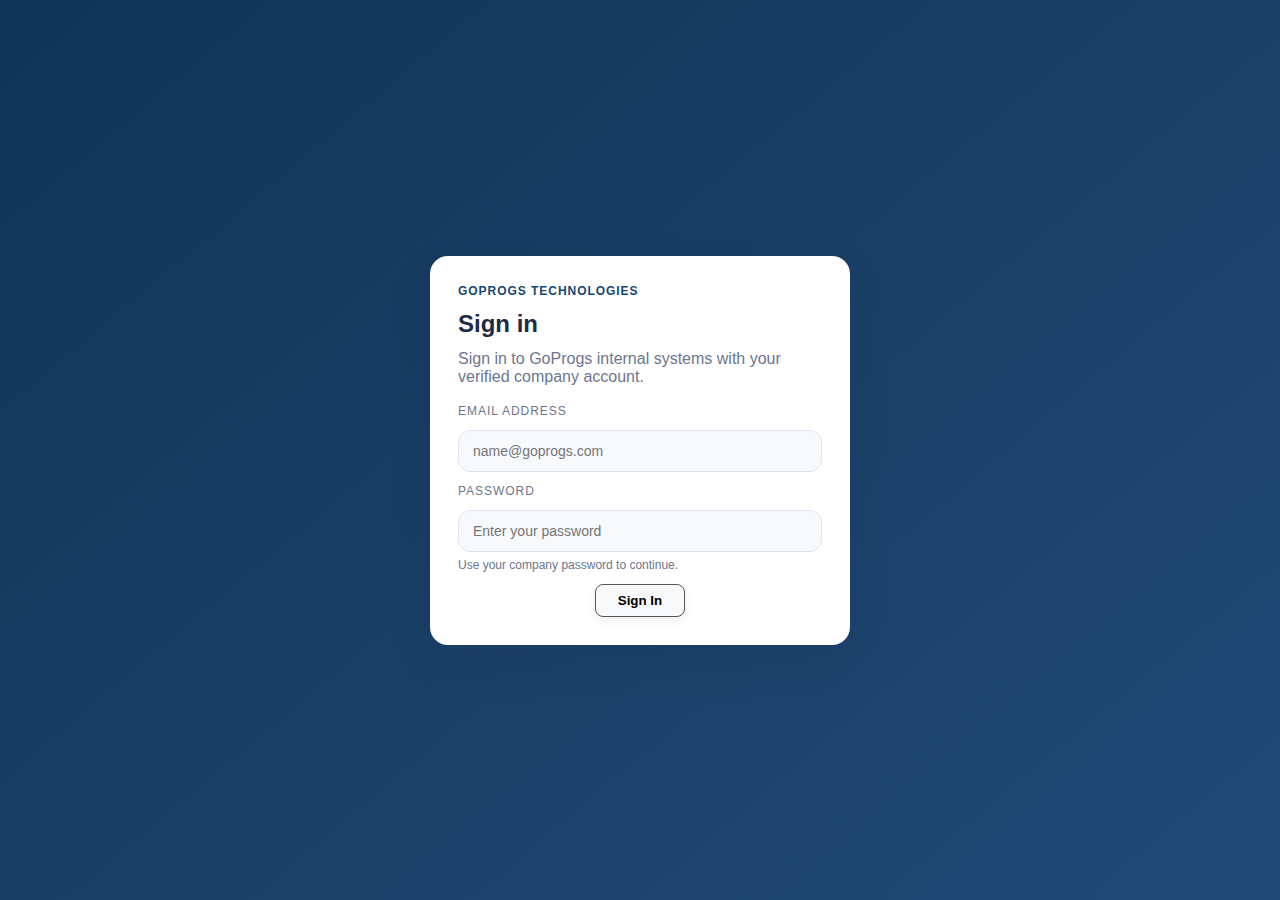
<file: index.html>
<!DOCTYPE html>
<html lang="en">
<head>
    <meta charset="UTF-8">
    <meta name="viewport" content="width=device-width, initial-scale=1.0">
    <title>Company Dashboard</title>
    <link rel="stylesheet" href="styles.css">
</head>
<body>
    <div class="auth" id="authGate">
        <form class="auth-card" id="loginForm" novalidate>
            <div class="auth-brand">GoProgs Technologies</div>
            <h1>Sign in</h1>
            <p class="auth-subtitle">Sign in to GoProgs internal systems with your verified company account.</p>
            <label for="loginEmail">Email address</label>
            <input id="loginEmail" name="loginEmail" type="email" required placeholder="name@goprogs.com">
            <label for="loginPassword">Password</label>
            <input id="loginPassword" name="loginPassword" type="password" required placeholder="Enter your password">
            <div class="auth-hint">Use your company password to continue.</div>
            <div class="auth-error" id="loginError" role="alert">Enter a valid email and password.</div>
            <button class="primary-btn" type="submit">Sign In</button>
        </form>
    </div>

    <script src="login.js"></script>
</body>
</html>
</file>
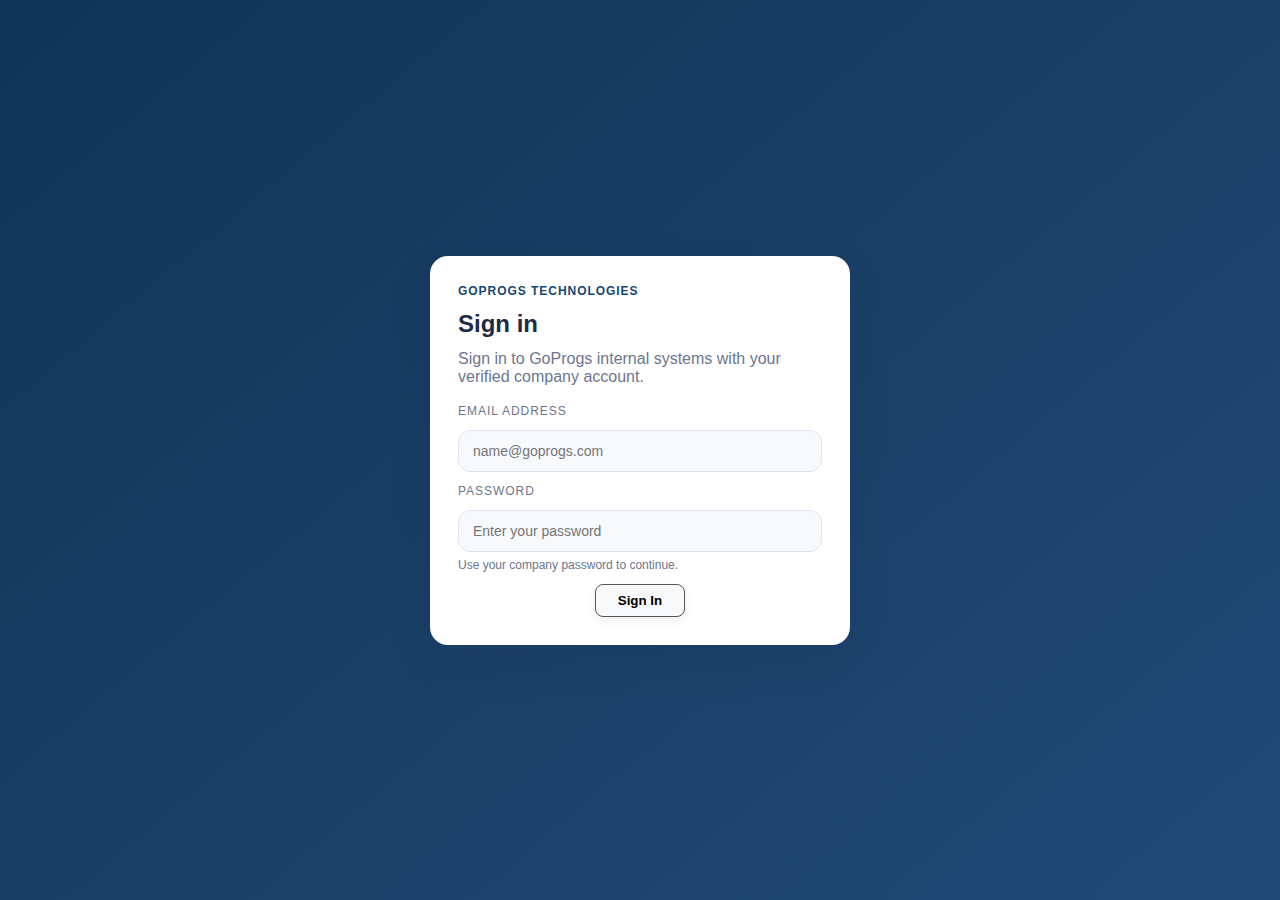
<file: dashboard.html>
<!DOCTYPE html>
<html lang="en">
<head>
    <meta charset="UTF-8">
    <meta name="viewport" content="width=device-width, initial-scale=1.0">
    <title>Company Dashboard</title>
    <link href="https://fonts.googleapis.com/css2?family=DM+Sans:wght@400;500;600&display=swap" rel="stylesheet">
    <link rel="stylesheet" href="https://cdn.jsdelivr.net/npm/bootstrap-icons@1.11.3/font/bootstrap-icons.css">
    <link rel="stylesheet" href="styles.css">
</head>
<body>
    <div class="app">
        <header class="topbar">
            <div class="topbar-left">
                <button class="icon-button" id="sidebarToggle" aria-label="Toggle sidebar">
                    <span class="icon-lines"></span>
                </button>
            </div>
            <div class="topbar-center">GoProgs Technologies Pvt Ltd</div>
            <div class="topbar-right">
                <div class="profile-menu">
                    <button class="icon-box icon-only notification-btn" id="navbarNotificationBtn" type="button" aria-label="Notifications">
                        <i class="bi bi-bell"></i>
                        <span class="notification-dot" aria-hidden="true"></span>
                    </button>
                    <div class="notification-panel" id="notificationPanel" role="dialog" aria-live="polite">
                        <div class="notification-title">Unread Notifications</div>
                        <ul class="notification-list" id="notificationList"></ul>
                        <div class="notification-empty" id="notificationEmpty" hidden>No unread notifications.</div>
                    </div>
                    <button class="profile-trigger" id="profileTrigger" type="button" aria-expanded="false">
                        <img class="profile-photo" id="profilePhoto" src="https://images.unsplash.com/photo-1500648767791-00dcc994a43e?auto=format&fit=crop&w=120&q=80" alt="Arslan Khan">
                        <span class="profile-info">
                            <span class="profile-name" id="profileNameDisplay">Arslan Khan</span>
                            <span class="profile-role" id="profileRoleDisplay">Product Manager</span>
                        </span>
                    </button>
                </div>
            </div>
        </header>

        <aside class="sidebar" id="sidebar">
            <div class="sidebar-content">
                <div class="sidebar-logo">GoProgs</div>
                <div class="sidebar-divider"></div>
                <div class="sidebar-section">
                    <div class="sidebar-title">Menu</div>
                    <nav class="nav">
                        <a href="#" class="nav-item active" data-page="dashboard">
                            <span class="nav-icon"><i class="bi bi-clipboard-check"></i></span>
                            <span class="nav-text">Attendance Log</span>
                        </a>
                        <a href="#" class="nav-item" data-page="leave">
                            <span class="nav-icon"><i class="bi bi-calendar-minus"></i></span>
                            <span class="nav-text">Leave</span>
                        </a>
                        <a href="#" class="nav-item" data-page="noticeboard">
                            <span class="nav-icon"><i class="bi bi-megaphone"></i></span>
                            <span class="nav-text">Noticeboard</span>
                        </a>
                        <a href="#" class="nav-item" data-page="task">
                            <span class="nav-icon"><i class="bi bi-list-check"></i></span>
                            <span class="nav-text">Task</span>
                        </a>
                        <a href="#" class="nav-item" data-page="notes">
                            <span class="nav-icon"><i class="bi bi-journal-text"></i></span>
                            <span class="nav-text">Notes</span>
                        </a>
                        <a href="#" class="nav-item" data-page="alerts">
                            <span class="nav-icon"><i class="bi bi-bell"></i></span>
                            <span class="nav-text">Alerts</span>
                        </a>
                        <a href="#" class="nav-item" data-page="reminder">
                            <span class="nav-icon"><i class="bi bi-alarm"></i></span>
                            <span class="nav-text">Reminder</span>
                        </a>
                        <a href="#" class="nav-item" data-page="halloffame">
                            <span class="nav-icon"><i class="bi bi-award"></i></span>
                            <span class="nav-text">Hall of Fame</span>
                        </a>
                        <a href="#" class="nav-item" data-page="calendar">
                            <span class="nav-icon"><i class="bi bi-calendar3"></i></span>
                            <span class="nav-text">Calendar</span>
                        </a>
                    </nav>
                </div>
                <div class="sidebar-section sidebar-account">
                    <div class="sidebar-title">Account</div>
                    <nav class="nav">
                        <a href="#" class="nav-item" data-page="profile">
                            <span class="nav-icon"><i class="bi bi-person"></i></span>
                            <span class="nav-text">Profile</span>
                        </a>
                        <a href="#" class="nav-item" data-page="notifications">
                            <span class="nav-icon"><i class="bi bi-bell-fill"></i></span>
                            <span class="nav-text">Notification</span>
                            <span class="notification-dot" aria-hidden="true"></span>
                        </a>
                        <a href="#" class="nav-item" data-action="logout">
                            <span class="nav-icon"><i class="bi bi-box-arrow-right"></i></span>
                            <span class="nav-text">Logout</span>
                        </a>
                    </nav>
                </div>
            </div>
        </aside>

        <main class="main">
            <section class="page active" data-page="dashboard">
                <section class="attendance-section">
                    <h1 class="section-title">Attendance</h1>
                    <div class="card-grid">
                        <article class="card compact work-start-card">
                            <h2>Started Work</h2>
                            <p class="timestamp" id="startTime">Not started</p>
                        <button class="primary-btn hover-disabled" id="startWork">Start Work</button>
                        </article>
                        <article class="card compact break-start-card">
                            <h2>Click to Start Break</h2>
                            <p class="timestamp" id="startBreakTime">Not started</p>
                            <button class="primary-btn break-start-btn" id="startBreak">Start Break</button>
                        </article>
                        <article class="card compact break-end-card">
                            <h2>Click to End Break</h2>
                            <p class="timestamp" id="endBreakTime">Not ended</p>
                            <button class="primary-btn break-end-btn" id="endBreak">End Break</button>
                        </article>
                        <article class="card compact work-end-card">
                            <h2>Click to End Work</h2>
                            <p class="timestamp" id="endWorkTime">Not ended</p>
                            <button class="primary-btn work-end-btn" id="endWork">End Work</button>
                        </article>
                    </div>
                </section>

                <section class="card-grid two-column">
                    <article class="card large compact-large">
                        <h2>Recently Assigned Tasks</h2>
                        <ul class="list">
                            <li><span>Finalize Q3 performance report</span><span class="tag">High priority</span></li>
                            <li><span>Update attendance policy brief</span><span class="tag">Due Fri</span></li>
                            <li><span>Review onboarding checklist</span><span class="tag">New</span></li>
                            <li><span>Coordinate client follow-up</span><span class="tag">In progress</span></li>
                        </ul>
                    </article>
                    <article class="card large compact-large">
                        <h2>Upcoming Events</h2>
                        <ul class="list">
                            <li><span>Team stand-up meeting</span><span class="tag">Today 10:30 AM</span></li>
                            <li><span>Client presentation rehearsal</span><span class="tag">Tomorrow 2:00 PM</span></li>
                            <li><span>HR policy review</span><span class="tag">Aug 22</span></li>
                            <li><span>Project milestone check-in</span><span class="tag">Aug 27</span></li>
                        </ul>
                    </article>
                </section>
            </section>

            <section class="page" data-page="leave">
                <section class="section">
                    <h1>Leave Management</h1>
                    <p class="subtitle">Apply, track, and approve leave requests.</p>
                </section>
                <section class="card-grid two-column">
                    <article class="card">
                        <h2>Request Leave</h2>
                        <div class="form">
                            <label>Leave type</label>
                            <select>
                                <option>Annual Leave</option>
                                <option>Sick Leave</option>
                                <option>Work From Home</option>
                            </select>
                            <label>From - To</label>
                            <input type="text" placeholder="Aug 20 - Aug 22">
                            <button class="primary-btn leave-btn">Submit Request</button>
                        </div>
                    </article>
                    <article class="card">
                        <h2>Leave Balance</h2>
                        <ul class="list">
                            <li><span>Annual Leave</span><span class="tag">12 days</span></li>
                            <li><span>Sick Leave</span><span class="tag">6 days</span></li>
                            <li><span>WFH Days</span><span class="tag">4 days</span></li>
                        </ul>
                    </article>
                </section>
            </section>

            <section class="page" data-page="noticeboard">
                <section class="section">
                    <h1>Noticeboard</h1>
                    <p class="subtitle">Company updates and internal announcements.</p>
                </section>
                <section class="card-grid two-column">
                    <article class="card large">
                        <h2>Latest Notices</h2>
                        <ul class="list">
                            <li><span>Policy update: remote work guidelines</span><span class="tag">Today</span></li>
                            <li><span>Office maintenance scheduled</span><span class="tag">Aug 19</span></li>
                            <li><span>Employee wellness program launch</span><span class="tag">Aug 15</span></li>
                        </ul>
                    </article>
                    <article class="card">
                        <h2>Quick Links</h2>
                        <ul class="list">
                            <li><span>HR handbook</span><span class="tag">PDF</span></li>
                            <li><span>IT support portal</span><span class="tag">Open</span></li>
                            <li><span>Travel policy</span><span class="tag">PDF</span></li>
                        </ul>
                    </article>
                </section>
            </section>

            <section class="page" data-page="task">
                <section class="section">
                    <h1>Task Center</h1>
                    <p class="subtitle">Track tasks assigned by your managers.</p>
                </section>
                <section class="card-grid">
                    <article class="card large">
                        <h2>Active Tasks</h2>
                        <ul class="list">
                            <li><span>Prepare monthly KPI dashboard</span><span class="tag">Due Aug 21</span></li>
                            <li><span>Client feedback compilation</span><span class="tag">In review</span></li>
                            <li><span>Process payroll approvals</span><span class="tag">Due Aug 23</span></li>
                        </ul>
                    </article>
                    <article class="card">
                        <h2>Create Task</h2>
                        <div class="form">
                            <label>Task name</label>
                            <input type="text" placeholder="Enter task title">
                            <label>Priority</label>
                            <select>
                                <option>High</option>
                                <option>Medium</option>
                                <option>Low</option>
                            </select>
                            <button class="primary-btn">Add Task</button>
                        </div>
                    </article>
                </section>
            </section>

            <section class="page" data-page="notes">
                <section class="section">
                    <h1>Notes</h1>
                    <p class="subtitle">Capture quick notes and key reminders.</p>
                </section>
                <section class="card-grid two-column">
                    <article class="card large">
                        <h2>Recent Notes</h2>
                        <ul class="list">
                            <li><span>Client call action items</span><span class="tag">Updated</span></li>
                            <li><span>Budget planning highlights</span><span class="tag">Draft</span></li>
                            <li><span>Onboarding checklist updates</span><span class="tag">Shared</span></li>
                        </ul>
                    </article>
                    <article class="card">
                        <h2>Add a Note</h2>
                        <div class="form">
                            <label>Title</label>
                            <input type="text" placeholder="Note title">
                            <label>Summary</label>
                            <input type="text" placeholder="Short summary">
                            <button class="primary-btn">Save Note</button>
                        </div>
                    </article>
                </section>
            </section>

            <section class="page" data-page="alerts">
                <section class="section">
                    <h1>Alerts</h1>
                    <p class="subtitle">Critical notifications that need attention.</p>
                </section>
                <section class="card-grid">
                    <article class="card large">
                        <h2>Active Alerts</h2>
                        <ul class="list">
                            <li><span>Pending approval for expense report</span><span class="tag">Action required</span></li>
                            <li><span>Security update available</span><span class="tag">Review</span></li>
                            <li><span>Overdue follow-up for client A</span><span class="tag">High</span></li>
                        </ul>
                    </article>
                </section>
            </section>

            <section class="page" data-page="reminder">
                <section class="section">
                    <h1>Reminder Center</h1>
                    <p class="subtitle">Stay on top of scheduled actions.</p>
                </section>
                <section class="card-grid two-column">
                    <article class="card">
                        <h2>Set Reminder</h2>
                        <div class="form">
                            <label>Reminder</label>
                            <input type="text" placeholder="Submit timesheet">
                            <label>Date</label>
                            <input type="text" placeholder="Aug 24, 09:00 AM">
                            <button class="primary-btn">Create Reminder</button>
                        </div>
                    </article>
                    <article class="card">
                        <h2>Upcoming Reminders</h2>
                        <ul class="list">
                            <li><span>Submit weekly report</span><span class="tag">Tomorrow</span></li>
                            <li><span>Payroll review meeting</span><span class="tag">Aug 25</span></li>
                            <li><span>Renew team access passes</span><span class="tag">Aug 28</span></li>
                        </ul>
                    </article>
                </section>
            </section>

            <section class="page" data-page="halloffame">
                <section class="section">
                    <h1>Hall of Fame</h1>
                    <p class="subtitle">Celebrate top performers and milestones.</p>
                </section>
                <section class="card-grid two-column">
                    <article class="card large">
                        <h2>Top Performers</h2>
                        <ul class="list">
                            <li><span>Ritika Sharma</span><span class="tag">Employee of the Month</span></li>
                            <li><span>Imran Malik</span><span class="tag">Sales Champion</span></li>
                            <li><span>Neha Patel</span><span class="tag">Customer Hero</span></li>
                        </ul>
                    </article>
                    <article class="card">
                        <h2>Achievements</h2>
                        <ul class="list">
                            <li><span>50 projects delivered</span><span class="tag">2024</span></li>
                            <li><span>100% compliance audit</span><span class="tag">Q2</span></li>
                            <li><span>Client satisfaction 4.9/5</span><span class="tag">Latest</span></li>
                        </ul>
                    </article>
                </section>
            </section>

            <section class="page" data-page="calendar">
                <div class="calendar">
                    <div class="calendar-header">
                        <button class="icon-button" type="button" id="prevMonth" aria-label="Previous month">
                            <span class="chevron chevron-left"></span>
                        </button>
                        <div class="calendar-title" id="calendarTitle"></div>
                        <button class="icon-button" type="button" id="nextMonth" aria-label="Next month">
                            <span class="chevron chevron-right"></span>
                        </button>
                    </div>
                    <div class="calendar-grid" id="calendarGrid"></div>
                </div>
            </section>

            <section class="page" data-page="notifications">
                <section class="section">
                    <h1>Notifications</h1>
                    <p class="subtitle">All updates, including unread and read notifications.</p>
                </section>
                <section class="card-grid">
                    <article class="card large">
                        <h2>All Notifications</h2>
                        <ul class="list" id="notificationsAll"></ul>
                        <div class="notification-empty" id="notificationsAllEmpty" hidden>No notifications to display.</div>
                    </article>
                </section>
            </section>

            <section class="page" data-page="profile">
                <section class="section">
                    <h1>Profile</h1>
                    <p class="subtitle">Update your profile details and keep information accurate.</p>
                </section>
                <section class="card-grid">
                    <article class="card large">
                        <h2>Edit Profile</h2>
                        <form class="form" id="profileForm" novalidate>
                            <label for="profileName">Full name</label>
                            <input id="profileName" type="text" placeholder="Arslan Khan" required>
                            <label for="profileRole">Designation</label>
                            <input id="profileRole" type="text" placeholder="Product Manager" required>
                            <label for="profileImage">Profile picture</label>
                            <input id="profileImage" type="file" accept="image/*">
                            <div class="form-note" id="profileStatus" hidden>Profile updated.</div>
                            <button class="primary-btn" type="submit">Save Changes</button>
                        </form>
                    </article>
                </section>
            </section>
        </main>
    </div>

    <script src="app.js"></script>
</body>
</html>
</file>
<file: styles.css>
:root {
    --bg: #f4f6fb;
    --surface: #ffffff;
    --ink: #1f2a44;
    --muted: #6c768f;
    --primary: #164772;
    --primary-dark: #0f3556;
    --border: #e0e5ef;
    --shadow: 0 18px 40px rgba(24, 33, 54, 0.12);
    --radius: 16px;
    --font: "DM Sans", "Segoe UI", sans-serif;
}

* {
    box-sizing: border-box;
}

body {
    margin: 0;
    font-family: var(--font);
    background: #f4f6fa;
    color: var(--ink);
}

.auth {
    min-height: 100vh;
    display: grid;
    place-items: center;
    padding: 24px;
    background: linear-gradient(140deg, #0f3556 0%, #183d63 40%, #224a78 100%);
}

.auth-card {
    width: min(420px, 100%);
    background: #ffffff;
    border-radius: 18px;
    padding: 28px;
    display: grid;
    gap: 12px;
    box-shadow: var(--shadow);
}

.auth-brand {
    font-weight: 700;
    letter-spacing: 0.08em;
    text-transform: uppercase;
    color: var(--primary);
    font-size: 12px;
}

.auth-card h1 {
    margin: 0;
    font-size: 24px;
}

.auth-subtitle {
    margin: 0 0 6px;
    color: var(--muted);
}

.auth-hint {
    font-size: 12px;
    color: var(--muted);
    margin-top: -6px;
}

.auth-card label {
    font-size: 12px;
    text-transform: uppercase;
    letter-spacing: 0.08em;
    color: var(--muted);
}

.auth-card input {
    border: 1px solid var(--border);
    border-radius: 12px;
    padding: 12px 14px;
    font-size: 14px;
    background: #f7f9fd;
}

.auth-error {
    color: #b42318;
    font-size: 12px;
    display: none;
}

.auth-error.visible {
    display: block;
}

.app {
    display: grid;
    grid-template-columns: 260px 1fr;
    grid-template-rows: auto 1fr;
    min-height: 100vh;
    transition: grid-template-columns 0.3s ease;
}

.topbar {
    grid-column: 2 / 3;
    display: flex;
    align-items: center;
    justify-content: space-between;
    gap: 10px;
    padding: 8px 20px;
    background: var(--surface);
    border-bottom: 1px solid var(--border);
    box-shadow: 0 6px 18px rgba(24, 33, 54, 0.08);
    position: sticky;
    top: 0;
    z-index: 5;
    margin-top: 10px;
    margin-left: 12px;
    border-radius: 16px;
    transition: margin 0.3s ease, border-radius 0.3s ease;
}

.topbar-left,
.topbar-right {
    display: flex;
    align-items: center;
    gap: 6px;
}

.topbar-center {
    font-size: 12px;
    font-weight: 500;
    text-transform: uppercase;
    letter-spacing: 0.06em;
    color: #000000;
}

.icon-button {
    width: 32px;
    height: 32px;
    border-radius: 10px;
    border: 1px solid var(--border);
    background: #f8f9fc;
    cursor: pointer;
    display: grid;
    place-items: center;
}

.icon-lines,
.icon-lines::before,
.icon-lines::after {
    content: "";
    display: block;
    width: 14px;
    height: 2px;
    background: #000000;
    border-radius: 2px;
    position: relative;
}

.icon-lines::before {
    position: absolute;
    top: -5px;
}

.icon-lines::after {
    position: absolute;
    top: 5px;
}

.icon-home {
    width: 32px;
    height: 32px;
    border-radius: 10px;
    background: #eef2f9;
    position: relative;
}

.icon-home::before {
    content: "";
    position: absolute;
    inset: 10px 8px 8px;
    border: 2px solid #bfc5cc;
    border-top: none;
    border-radius: 2px;
}

.icon-home::after {
    content: "";
    position: absolute;
    top: 6px;
    left: 8px;
    width: 18px;
    height: 12px;
    border-left: 2px solid #bfc5cc;
    border-top: 2px solid #bfc5cc;
    border-right: 2px solid #bfc5cc;
    transform: skewY(-20deg);
}

.icon-box {
    height: 32px;
    border-radius: 10px;
    border: 1px solid var(--border);
    background: #f8f9fc;
    display: inline-flex;
    align-items: center;
    gap: 8px;
    padding: 0 10px;
    cursor: pointer;
    transition: transform 0.2s ease, box-shadow 0.2s ease;
}

.icon-box.icon-only {
    width: 32px;
    padding: 0;
    justify-content: center;
    align-items: center;
}

.icon-menu {
    position: relative;
}

.icon-dropdown {
    position: absolute;
    right: 0;
    top: calc(100% + 10px);
    background: #ffffff;
    border: 1px solid var(--border);
    border-radius: 14px;
    padding: 12px;
    min-width: 220px;
    box-shadow: var(--shadow);
    display: none;
    z-index: 8;
}

.icon-dropdown.open {
    display: block;
}

.icon-dropdown-title {
    font-size: 12px;
    text-transform: uppercase;
    letter-spacing: 0.08em;
    color: var(--muted);
    margin-bottom: 10px;
}

.icon-dropdown-grid {
    display: grid;
    grid-template-columns: repeat(3, minmax(0, 1fr));
    gap: 8px;
}

.icon-dropdown-grid button {
    border: none;
    border-radius: 10px;
    padding: 8px 6px;
    font-size: 12px;
    background: #f3f6fb;
    color: var(--primary);
    cursor: pointer;
    transition: background 0.2s ease;
}

.icon-dropdown-grid button:hover {
    background: #e6eef8;
}

.icon-box:hover {
    transform: translateY(-2px);
    box-shadow: 0 10px 18px rgba(22, 71, 114, 0.15);
}

.icon-dot {
    width: 8px;
    height: 8px;
    border-radius: 50%;
    background: #000000;
}

.icon-chat {
    width: 14px;
    height: 10px;
    border-radius: 4px;
    border: 2px solid #bfc5cc;
    position: relative;
}

.icon-chat::after {
    content: "";
    position: absolute;
    bottom: -6px;
    left: 4px;
    width: 8px;
    height: 8px;
    border-left: 2px solid #bfc5cc;
    border-bottom: 2px solid #bfc5cc;
    transform: skewX(-15deg);
}

.icon-grid {
    width: 14px;
    height: 14px;
    display: grid;
    grid-template-columns: repeat(2, 1fr);
    gap: 3px;
}

.icon-grid::before,
.icon-grid::after {
    content: "";
    width: 6px;
    height: 6px;
    background: #000000;
    box-shadow: 8px 0 #000000, 0 8px #000000, 8px 8px #000000;
}

.profile-menu {
    position: relative;
    display: inline-flex;
    align-items: center;
    gap: 8px;
}

.notification-btn {
    border-color: rgba(191, 197, 204, 0.5);
    color: #0080fc;
    background: transparent;
    position: relative;
}

.notification-btn i {
    font-size: 14px;
}

.notification-btn:hover {
    transform: none;
    box-shadow: none;
}

.notification-dot {
    width: 8px;
    height: 8px;
    border-radius: 50%;
    background: #e03131;
    position: absolute;
    top: 6px;
    right: 6px;
    display: none;
}

.notification-dot.visible {
    display: inline-block;
}

.notification-panel {
    position: absolute;
    right: 0;
    top: calc(100% + 10px);
    background: #ffffff;
    border: 1px solid var(--border);
    border-radius: 12px;
    box-shadow: var(--shadow);
    width: 260px;
    padding: 12px;
    display: none;
    z-index: 9;
}

.notification-panel.open {
    display: block;
}

.notification-title {
    font-size: 12px;
    text-transform: uppercase;
    letter-spacing: 0.08em;
    color: #4e5868;
    margin-bottom: 10px;
}

.notification-list {
    list-style: none;
    margin: 0;
    padding: 0;
    display: grid;
    gap: 8px;
    font-size: 12px;
    color: #4e5868;
}

.notification-list li {
    background: #f6f8fc;
    border-radius: 10px;
    padding: 8px 10px;
}

.notification-empty {
    font-size: 12px;
    color: #8f98a6;
}

.nav-item .notification-dot {
    position: static;
    margin-left: auto;
    display: none;
}

.profile-trigger {
    border: none;
    background: transparent;
    color: #000000;
    padding: 4px 10px;
    border-radius: 10px;
    display: inline-flex;
    align-items: center;
    gap: 8px;
    cursor: pointer;
}

.profile-photo {
    width: 30px;
    height: 30px;
    border-radius: 50%;
    object-fit: cover;
}

.profile-info {
    display: flex;
    flex-direction: column;
    line-height: 1.1;
}

.profile-name {
    font-weight: 600;
    font-size: 12px;
}

.profile-role {
    font-size: 11px;
    color: #6e7685;
}

.profile-dropdown {
    position: absolute;
    right: 0;
    top: calc(100% + 10px);
    background: var(--surface);
    border-radius: 12px;
    border: 1px solid var(--border);
    padding: 8px;
    box-shadow: var(--shadow);
    min-width: 160px;
    display: none;
}

.profile-dropdown.open {
    display: block;
}

.profile-dropdown button {
    width: 100%;
    text-align: left;
    border: none;
    background: transparent;
    padding: 10px 12px;
    border-radius: 10px;
    cursor: pointer;
    color: var(--ink);
}

.profile-dropdown button:hover {
    background: #f0f4fb;
}

.sidebar {
    background: #ffffff;
    color: var(--ink);
    padding: 0 18px 16px;
    display: flex;
    flex-direction: column;
    grid-row: 1 / -1;
    transition: width 0.3s ease, transform 0.3s ease;
    will-change: transform;
    box-shadow: none;
    border-radius: 0;
    min-height: 100vh;
    margin-left: 0;
    margin-top: 0;
}

.sidebar-content {
    display: flex;
    flex-direction: column;
    gap: 16px;
    height: 100%;
    padding-top: 8px;
}

.sidebar-logo {
    font-size: 18px;
    font-weight: 700;
    color: var(--ink);
}

.sidebar-divider {
    height: 1px;
    background: rgba(191, 197, 204, 0.5);
}

.sidebar-title {
    font-size: 12px;
    text-transform: uppercase;
    letter-spacing: 0.2em;
    color: #4e5868;
    font-weight: 600;
    margin: 4px 0 6px;
}

.sidebar-section {
    display: flex;
    flex-direction: column;
    gap: 10px;
}

.sidebar-account {
    margin-top: auto;
}

.nav {
    display: grid;
    gap: 10px;
}

.nav-item {
    display: flex;
    align-items: center;
    gap: 12px;
    padding: 10px 12px;
    border-radius: 12px;
    color: #3b3f46;
    text-decoration: none;
    background: transparent;
    transition: background 0.2s ease, color 0.2s ease;
    font-weight: 500;
}

.nav-item.active {
    background: #ededed;
    color: #000000;
    font-weight: 600;
}


.nav-icon {
    width: 18px;
    height: 18px;
    display: inline-flex;
    align-items: center;
    justify-content: center;
    font-size: 16px;
    color: #0080fc;
}

.nav-text {
    color: inherit;
    font-size: 13px;
}


.sidebar.collapsed {
    width: 78px;
}

.sidebar.collapsed .nav-item {
    justify-content: center;
    gap: 0;
}

.sidebar.collapsed .nav-item span:not(.nav-icon),
.sidebar.collapsed .sidebar-logo,
.sidebar.collapsed .sidebar-divider,
.sidebar.collapsed .sidebar-title {
    display: none;
}

.sidebar.collapsed .nav,
.sidebar.collapsed .sidebar-title,
.sidebar.collapsed .sidebar-divider {
    display: none;
}

.sidebar-hidden .app {
    grid-template-columns: 0 1fr;
}

.sidebar-hidden .sidebar {
    transform: translateX(-100%);
}

.sidebar-hidden .nav,
.sidebar-hidden .sidebar-logo,
.sidebar-hidden .sidebar-title,
.sidebar-hidden .sidebar-divider {
    display: none;
}

.sidebar-hidden .topbar {
    margin-top: 0;
    margin-left: 0;
    border-radius: 0;
}

.main {
    padding: 28px 32px 40px;
}

.page {
    display: none;
}

.page.active {
    display: block;
}

.form {
    display: grid;
    gap: 10px;
}

.form label {
    font-size: 12px;
    text-transform: uppercase;
    letter-spacing: 0.08em;
    color: var(--muted);
}

.form input,
.form select {
    border: 1px solid var(--border);
    border-radius: 12px;
    padding: 10px 12px;
    font-size: 14px;
    background: #f7f9fd;
}

.form-note {
    font-size: 12px;
    color: #1b6c3a;
    background: #e7f5ec;
    border-radius: 10px;
    padding: 8px 10px;
}

.calendar {
    background: var(--surface);
    border: 1px solid var(--border);
    border-radius: var(--radius);
    box-shadow: 0 12px 24px rgba(24, 33, 54, 0.08);
    padding: 20px;
    min-height: 540px;
    display: grid;
    gap: 16px;
}

.calendar-header {
    display: flex;
    align-items: center;
    justify-content: space-between;
    gap: 12px;
}

.calendar-title {
    font-weight: 700;
    font-size: 18px;
    color: var(--primary);
    letter-spacing: 0.04em;
    text-transform: uppercase;
}

.chevron {
    display: inline-block;
    width: 10px;
    height: 10px;
    border-right: 2px solid var(--primary);
    border-bottom: 2px solid var(--primary);
}

.chevron-left {
    transform: rotate(135deg);
}

.chevron-right {
    transform: rotate(-45deg);
}

.calendar-grid {
    display: grid;
    grid-template-columns: repeat(7, 1fr);
    gap: 8px;
}

.calendar-day {
    font-size: 12px;
    text-transform: uppercase;
    letter-spacing: 0.08em;
    color: var(--muted);
    text-align: center;
    padding: 8px 0;
}

.calendar-cell {
    border-radius: 12px;
    background: #f7f9fd;
    padding: 12px 10px;
    min-height: 70px;
    display: flex;
    flex-direction: column;
    align-items: flex-end;
    font-weight: 600;
    color: var(--ink);
}

.calendar-cell.muted {
    color: #a2adbf;
    background: #f1f4f9;
}

.calendar-cell.today {
    border: 2px solid var(--primary);
    background: #eef4fb;
}

@media (max-width: 700px) {
    .calendar {
        padding: 16px;
    }

    .calendar-cell {
        min-height: 56px;
        padding: 10px 8px;
    }
}

.section-title {
    margin: 0 0 6px;
    font-size: 20px;
    font-weight: 600;
    color: #000000;
}

.attendance-section {
    background: #ffffff;
    border-radius: 16px;
    padding: 18px;
    box-shadow: 0 10px 22px rgba(24, 33, 54, 0.08);
}

.attendance-section .card-grid {
    margin-top: 22px;
    grid-template-columns: repeat(auto-fit, minmax(160px, 1fr));
}

.card-grid {
    display: grid;
    grid-template-columns: repeat(auto-fit, minmax(220px, 1fr));
    gap: 18px;
    margin-top: 24px;
}

.card-grid.two-column {
    grid-template-columns: repeat(auto-fit, minmax(260px, 1fr));
}

.card {
    background: var(--surface);
    border-radius: 0;
    padding: 20px;
    border: 1px solid var(--border);
    /* box-shadow: 0 12px 24px rgba(24, 33, 54, 0.08); */
    display: grid;
    gap: 12px;
    min-height: 170px;
}

.card.compact {
    padding: 14px;
    min-height: 130px;
    gap: 8px;
    border: none;
    max-width: 220px;
    
}

.card.compact h2 {
    font-size: 15px;
}

.card.compact .timestamp {
    font-size: 13px;
}

/* (Btn CSS) */
.card.compact .primary-btn {
    width: 110px;
    height: 30px;
    padding: 0 8px;
    font-size: 12px;
    text-align: center;
    display: inline-flex;
    align-items: center;
    justify-content: center;
}

.page[data-page="leave"] .section {
    text-align: center;
}

.page[data-page="leave"] .card {
    border-radius: 16px;
}

.page[data-page="noticeboard"] .section {
    text-align: center;
}

.page[data-page="noticeboard"] .card {
    border-radius: 16px;
}

.page[data-page="task"] .section,
.page[data-page="notes"] .section {
    text-align: center;
}

.page[data-page="task"] .card,
.page[data-page="notes"] .card {
    border-radius: 16px;
}

.page[data-page="alerts"] .section {
    text-align: center;
}

.page[data-page="alerts"] .card-grid {
    justify-items: center;
}

.page[data-page="reminder"] .section {
    text-align: center;
}

.page[data-page="halloffame"] .section {
    text-align: center;
}

.page[data-page="profile"] .section {
    text-align: center;
}

.page[data-page="profile"] .card-grid {
    justify-items: center;
}

.page[data-page="notifications"] .section {
    text-align: center;
}

.page[data-page="notifications"] .card-grid {
    justify-items: center;
}

.card.compact .primary-btn:hover,
.card.compact .primary-btn:active,
.card.compact .primary-btn:focus {
    background: #0080fc;
    color: #ffffff;
    border-color: #ffffff;
    box-shadow: 0 8px 16px rgba(0, 128, 252, 0.25);
    transform: translateY(-2px);
}

.card.compact .primary-btn.hover-disabled:hover,
.card.compact .primary-btn.hover-disabled:active,
.card.compact .primary-btn.hover-disabled:focus {
    background: inherit;
    color: inherit;
    border-color: inherit;
    box-shadow: none;
    transform: none;
}

.card.compact.work-start-card {
    background: #0080FC!important;
    color: #000000 !important;
    border-radius: 10px;
}

.card.compact.break-start-card {
    background: #0080FC !important;
    color: #000000 !important;
    border-radius: 10px;
}

.card.compact.break-end-card {
    background: #0080FC!important;
    color: #000000 !important;
    border-radius: 10px;
}

.card.compact.work-end-card {
    background: #0080FC!important;
    color: #000000 !important;
    border-radius: 10px;
}

.card.compact.work-start-card h2,
.card.compact.break-start-card h2,
.card.compact.break-end-card h2,
.card.compact.work-end-card h2,
.card.compact.work-start-card .timestamp,
.card.compact.break-start-card .timestamp,
.card.compact.break-end-card .timestamp,
.card.compact.work-end-card .timestamp {
    color: #ffffff !important;
}

.card.large {
    min-height: 260px;
    margin-top: 20px;
}

.card.large.compact-large {
    min-height: 200px;
    padding: 16px;
    border-radius: 16px;
}

.card.large.compact-large h2 {
    font-size: 16px;
}

.card.large.compact-large .list li {
    font-size: 13px;
}

.card.large.compact-large .tag {
    font-size: 11px;
}
.card h2 {
    margin: 0;
    font-size: 18px;
}

.timestamp {
    font-weight: 600;
    color: var(--primary);
}

.primary-btn {
    border: 1px solid #575757;
    border-radius: 8px;
    padding: 8px 22px;
    --btn-bg: #f8f9fa;
    --btn-color: #000000;
    background: var(--btn-bg);
    color: var(--btn-color);
    font-weight: 600;
    width: max-content;
    min-width: 0;
    cursor: pointer;
    opacity: 1;
    z-index: 1;
    box-shadow: 0 4px 10px rgba(0, 0, 0, 0.06);
    transition: transform 0.15s ease, box-shadow 0.15s ease;
    margin: 0 auto;
    display: inline-flex;
    justify-content: center;
}

.primary-btn.pending {
    border-color: #ffffff;
    color: #ffffff;
}

.primary-btn:hover,
.primary-btn:active,
.primary-btn:focus {
    background: #0080fc;
    color: #ffffff;
    border-color: #0080fc;
    box-shadow: 0 8px 16px rgba(0, 128, 252, 0.25);
    transform: translateY(-2px);
}

.primary-btn:focus {
    outline: none;
}

.primary-btn.break-start-btn,
.primary-btn.break-end-btn,
.primary-btn.work-end-btn {
    --btn-bg: transparent;
    --btn-color: #000000;
}

.primary-btn.leave-btn {
    border: 1px solid #575757;
    color: #000000;
}

.primary-btn.leave-btn:hover,
.primary-btn.leave-btn:active,
.primary-btn.leave-btn:focus {
    background: #0080fc;
    color: #ffffff;
}

.primary-btn:disabled {
    background: #c1cada;
    cursor: not-allowed;
    box-shadow: none;
    transform: none;
}

.list {
    list-style: none;
    padding: 0;
    margin: 0;
    display: grid;
    gap: 12px;
}

.list li {
    display: flex;
    justify-content: space-between;
    align-items: center;
    gap: 12px;
    padding: 10px 12px;
    border-radius: 12px;
    background: #f7f9fd;
}

.tag {
    padding: 4px 10px;
    border-radius: 999px;
    background: #e2ebf7;
    color: var(--primary);
    font-size: 12px;
    font-weight: 600;
}

@media (max-width: 1024px) {
    .app {
        grid-template-columns: 200px 1fr;
    }

    .topbar-center {
        font-size: 16px;
    }
}

@media (max-width: 900px) {
    .app {
        grid-template-columns: 1fr;
    }

    .topbar {
        grid-column: 1 / -1;
        margin-top: 0;
        margin-left: 0;
        border-radius: 0;
    }

    .sidebar {
        position: fixed;
        inset: 0 auto 0 0;
        width: 240px;
        transform: translateX(-100%);
        z-index: 10;
        border-radius: 0;
        margin-left: 0;
        margin-top: 0;
    }

    .sidebar.open {
        transform: translateX(0);
    }

    .sidebar-hidden .sidebar {
        transform: translateX(-100%);
    }

    .main {
        padding: 24px;
    }
}

@media (max-width: 700px) {
    .topbar {
        flex-wrap: wrap;
        gap: 10px;
    }

    .topbar-center {
        width: 100%;
        text-align: left;
        order: 3;
    }

    .topbar-right {
        width: 100%;
        justify-content: flex-start;
        flex-wrap: wrap;
    }
}
</file>
